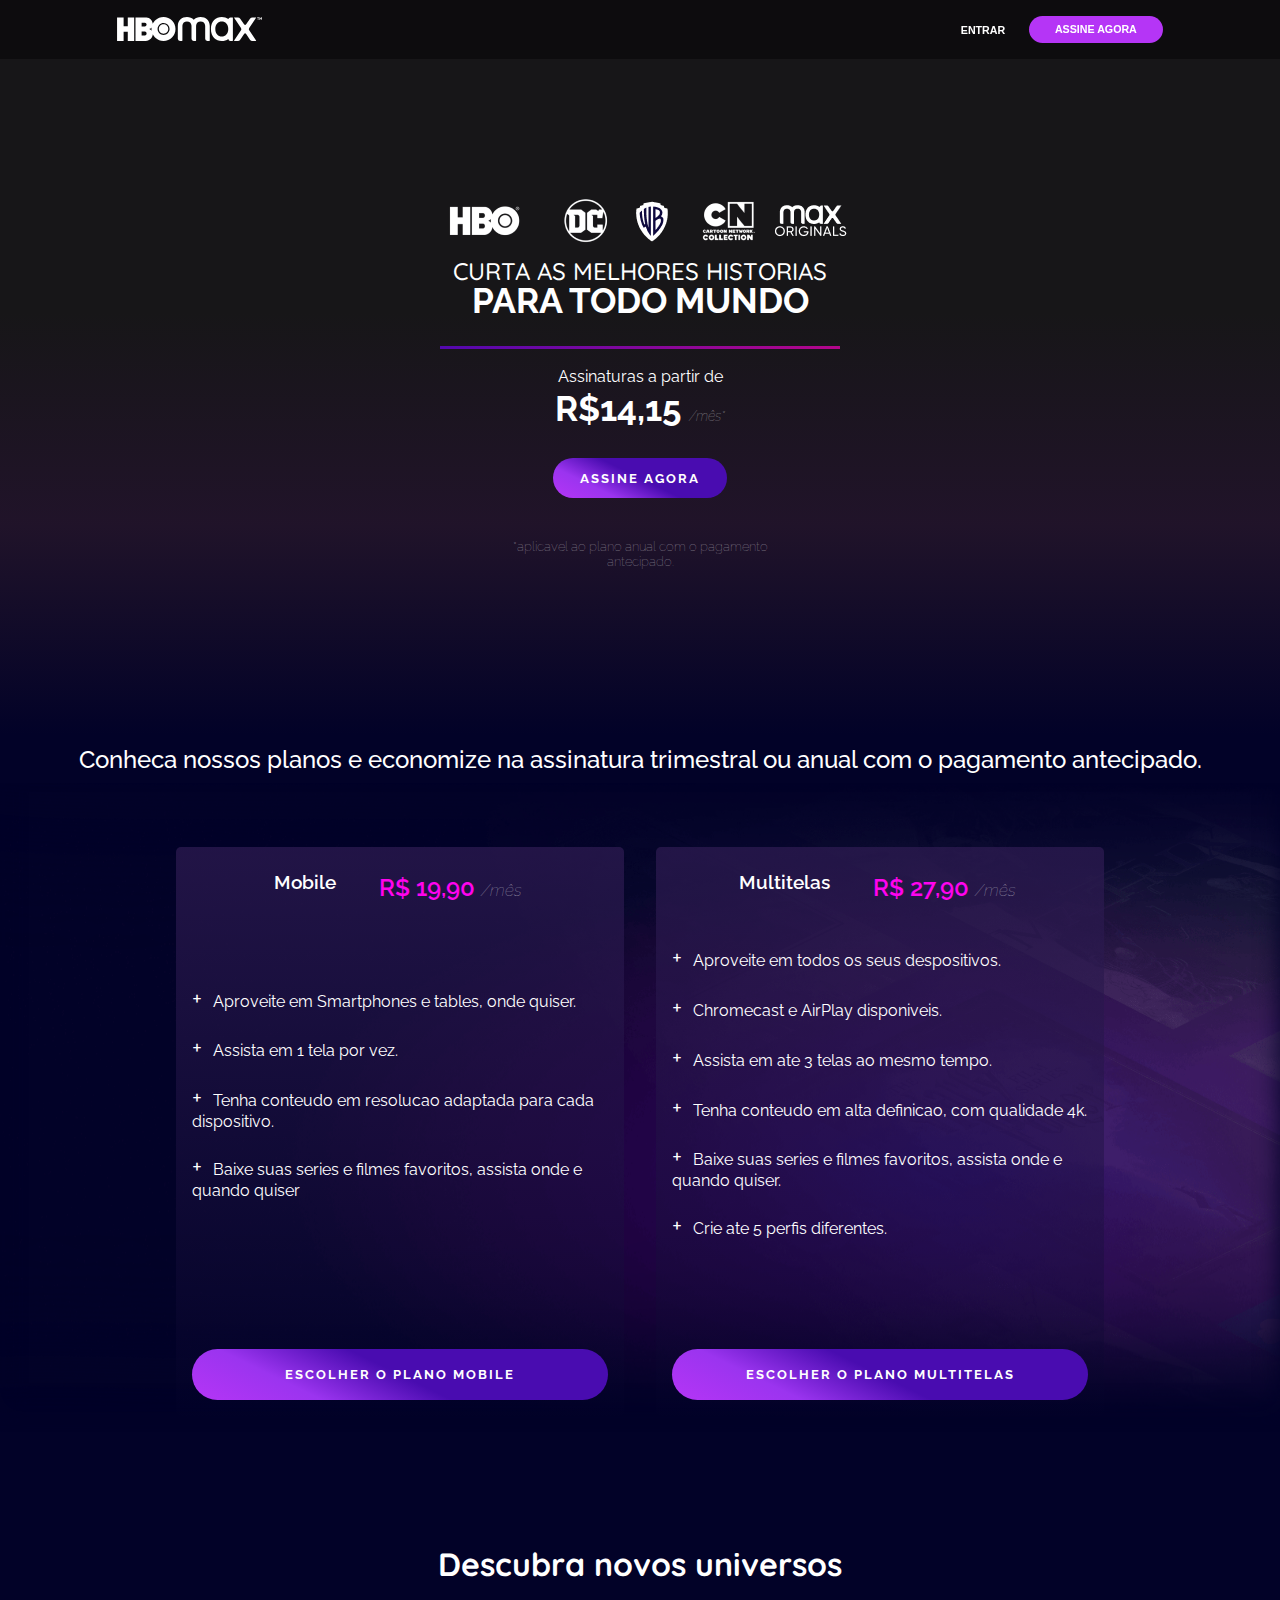
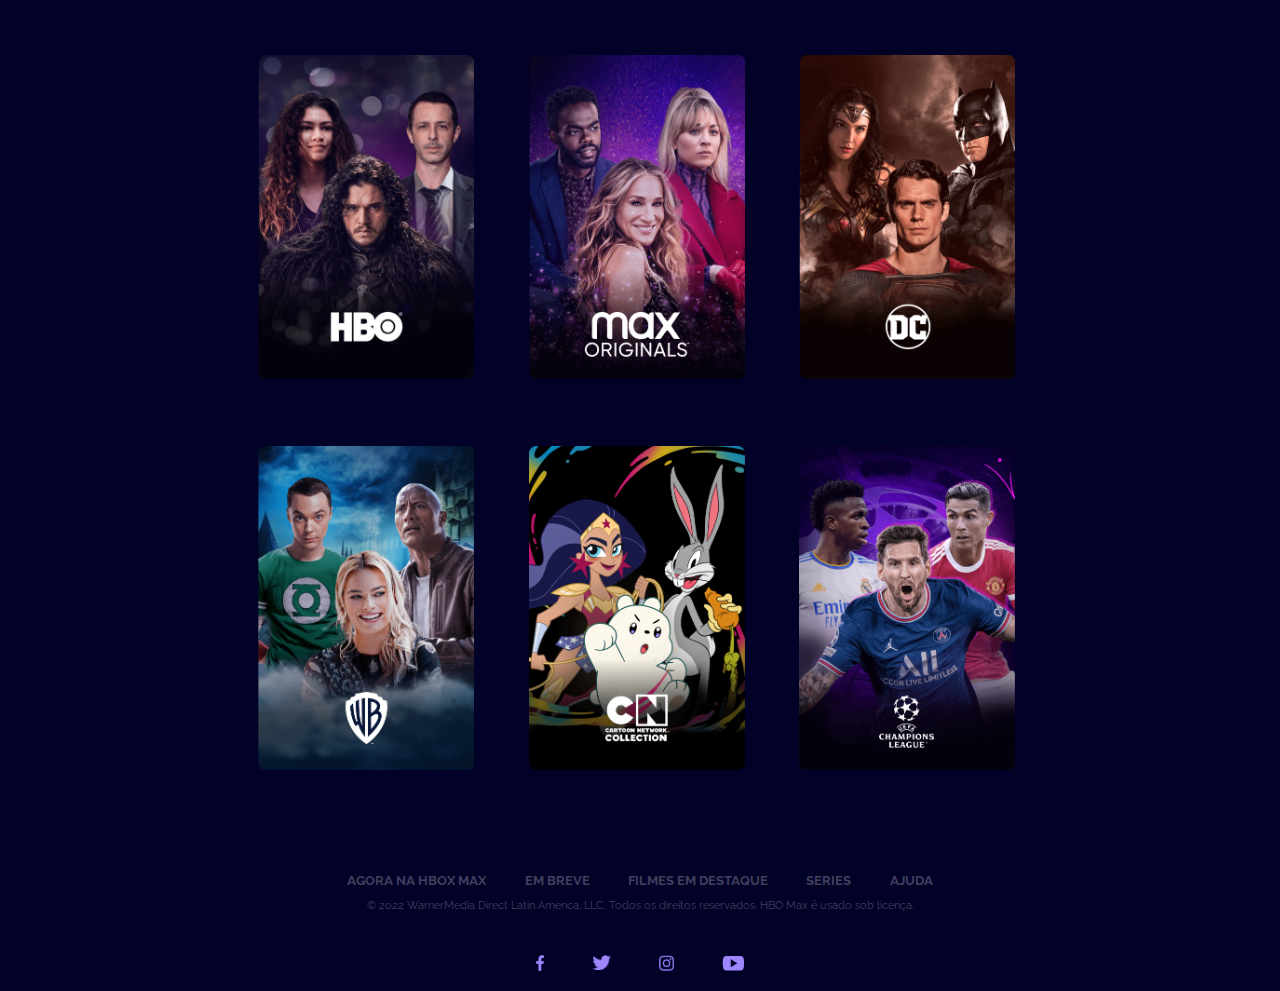
<file: index.html>
<!DOCTYPE html>
<html lang="en">

<head>
    <meta charset="UTF-8">
    <meta name="viewport" content="width=device-width, initial-scale=1.0">
    <title>MAX</title>
    <link rel="shortcut icon" href="assets/images/hbo-logo.svg" type="image/x-icon">
    <link rel="stylesheet" href="assets/styles/styles.css">
    <link rel="stylesheet" href="assets/styles/media-queries.css">
</head>

<body>
    <header>
        
        <img src="assets/images/hbo-logo.svg" alt="">
        
        <nav>
            <button id="btn-entrar"><a href="login.html">ENTRAR</a></button>
            <button id="btn-assine-agora"><a href="#">ASSINE AGORA</a></button>
        </nav>
    </header>
    <main>
        <section id="section-one">
            <nav>
                <ul>
                    <li><img src="assets/images/hbo.png" alt="hbo logo"></li>
                    <li><img src="assets/images/dc-logo.png" alt="dc logo"></li>
                    <li><img src="assets/images/wb.png" alt="warner bros logo" id="wb_logo"></li>
                    <li><img src="assets/images/cartoon-network_neutral.png" alt="carton network logo"></li>
                    <li><img src="assets/images/max_originals.png" alt="max originals logo"></li>
                </ul>
            </nav>

            <h3>CURTA AS MELHORES HISTORIAS</h3>
            <h2>PARA TODO MUNDO</h2>

            <div id="divisoria"></div>

            <p>Assinaturas a partir de</p>
            <h2>R$14,15 <span>/mês*</span></h2>

            <button>ASSINE AGORA</button>

            <p id="text-aplicavel">
                *aplicavel ao plano anual com o pagamento
                antecipado.
            </p>
        </section>


    </main>


    <section id="card-section">

        <p>Conheca nossos planos e economize na assinatura trimestral ou anual
            com o pagamento antecipado.
        </p>

        <div id="cards">
            <div id="card-one" class="card-1">
                <div id="card-one-price">
                    <p>Mobile</p>
                    <p id="price">R$ 19,90 <span>/mês</span></p>
                </div>
                <ul>
                    <li><span id="plus">+</span> Aproveite em Smartphones e tables, onde
                        quiser.
                    </li>
                    <li>
                        <span id="plus">+</span> Assista em 1 tela por vez.
                    </li>
                    <li>
                        <span id="plus">+</span> Tenha conteudo em resolucao adaptada
                        para cada dispositivo.
                    </li>
                    <li>
                        <span id="plus">+</span> Baixe suas series e filmes favoritos, assista
                        onde e quando quiser
                    </li>
                </ul>
                <button id="btn-1">ESCOLHER O PLANO MOBILE</button>
           </div>
            <div id="card-one" class="card-2">
                <div id="card-one-price">
                    <p>Multitelas</p>
                    <p id="price">R$ 27,90 <span>/mês</span></p>
                </div>
                <ul>
                    <li>
                        <span id="plus">+</span> Aproveite em todos os seus despositivos.
                    </li>
                    <li>
                        <span id="plus">+</span> Chromecast e AirPlay disponiveis.
                    </li>
                    <li>
                        <span id="plus">+</span> Assista em ate 3 telas ao mesmo tempo.
                    </li>
                    <li>
                        <span id="plus">+</span> Tenha conteudo em alta definicao, com
                        qualidade 4k.
                    </li>
                    <li>
                        <span id="plus">+</span> Baixe suas series e filmes favoritos, assista
                        onde e quando quiser.
                    </li>
                    <li>
                        <span id="plus">+</span> Crie ate 5 perfis diferentes.
                    </li>
                </ul>
                <button>ESCOLHER O PLANO MULTITELAS</button>
            </div>
        </div>

    </section>

    <section id="new-universes">
        <h2>Descubra novos universos</h2>

        <div id="new-universes-cards">
        
                <div id="card1"><img src="assets/images/hbo-default_0.webp" alt="" id="john-snow-img"></div>
        
                <div id="card2"><img src="assets/images/MAX-Default.webp" alt="" id="max-originals-img"></div>
            
                <div id="card3"><img src="assets/images/DC_Default.webp" alt="" id="dc-img"></div>
            
                <div id="card4"><img src="assets/images/WB-Default.webp" alt="" id="wb-img"></div>
        
                <div id="card5"><img src="assets/images/CN-Default.webp" alt="" id="cn-img"></div>
            
                <div id="card6"><img src="assets/images/UCL-Default.webp" alt="" id="champions-img"></div>
            
        </div>
    </section>

    <footer>
        <nav id="nav1">
            <ul>
                <li>AGORA NA HBOX MAX</li>
                <li>EM BREVE</li>
                <li>FILMES EM DESTAQUE</li>
                <li>SERIES</li>
                <li>AJUDA</li>
            </ul>
        </nav>

        <p>© 2022 WarnerMedia Direct Latin America, LLC. Todos os direitos
            reservados. HBO Max é usado sob licença.</p>

        <nav id="nav2">
            <ul>
                <li><img src="assets/images/fb_0.png" alt=""></li>
                <li><img src="assets/images/twitter_0.png" alt=""></li>
                <li><img src="assets/images/instagram_0.png" alt=""></li>
                <li><img src="assets/images/youtube_0.png" alt=""></li>
            </ul>
        </nav>
    </footer>
</body>

</html>
</file>
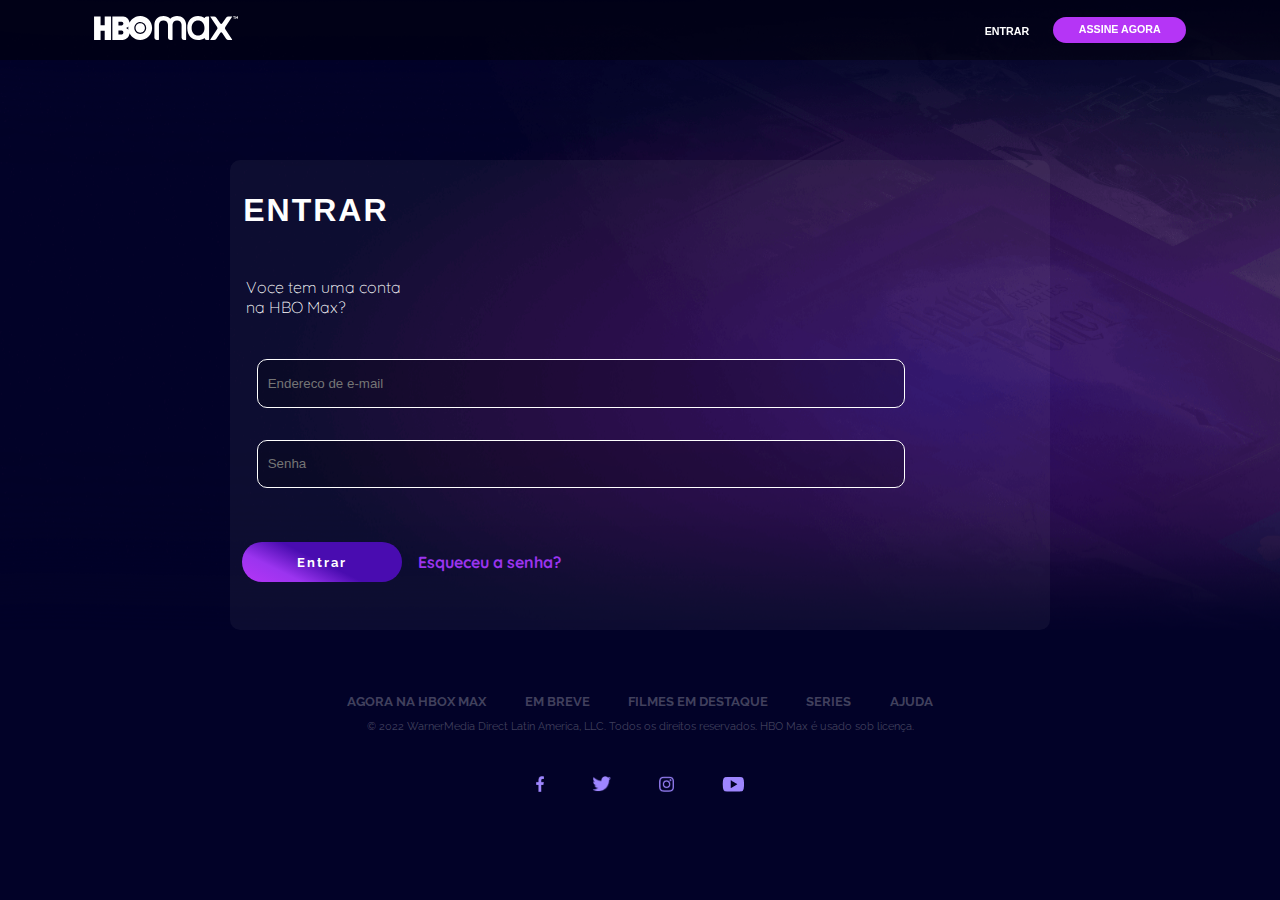
<file: login.html>
<!DOCTYPE html>
<html lang="en">
<head>
    <meta charset="UTF-8">
    <meta name="viewport" content="width=device-width, initial-scale=1.0">
    <link rel="stylesheet" href="assets/styles/styles.css">
    <link rel="stylesheet" href="assets/styles/media-queries.css">
    <link rel="stylesheet" href="assets/styles/login.css">
    <title>MAX</title>
</head>
<body>
    <header>
        
        <a href="index.html"><img src="assets/images/hbo-logo.svg" alt=""></a>
        
        <nav>
            <button id="btn-entrar"><a href="login.html">ENTRAR</a></button>
            <button id="btn-assine-agora"><a href="#">ASSINE AGORA</a></button>
        </nav>
    </header>

    <main>

        <div>
            <div>
                <h3>ENTRAR</h3>
                <p>Voce tem uma conta na HBO Max?</p>
                <form action="">
                    <input type="email" placeholder="Endereco de e-mail">
                    <input type="password" placeholder="Senha">
                    <div>
                        <button>Entrar</button>
                        <p><a href="#">Esqueceu a senha?</a></p>
                    </div>
            </div>
            </form>
        </div>

    </main>

    <footer>
        <nav id="nav1">
            <ul>
                <li>AGORA NA HBOX MAX</li>
                <li>EM BREVE</li>
                <li>FILMES EM DESTAQUE</li>
                <li>SERIES</li>
                <li>AJUDA</li>
            </ul>
        </nav>

        <p>© 2022 WarnerMedia Direct Latin America, LLC. Todos os direitos
            reservados. HBO Max é usado sob licença.</p>

        <nav id="nav2">
            <ul>
                <li><img src="assets/images/fb_0.png" alt=""></li>
                <li><img src="assets/images/twitter_0.png" alt=""></li>
                <li><img src="assets/images/instagram_0.png" alt=""></li>
                <li><img src="assets/images/youtube_0.png" alt=""></li>
            </ul>
        </nav>
    </footer>
</body>
</html>
</file>
<file: assets/styles/styles.css>
@import url("https://fonts.googleapis.com/css2?family=Raleway:wght@300;400;500;600;700&display=swap");
@import url("https://fonts.googleapis.com/css2?family=Quicksand:wght@300;400;700&display=swap");

 
:root {
    --primary-color: #020228;
    --secondary-color: #ff00e5;
    --tertiary-color: #b535f6;
    --btn-bg-color-gradient: linear-gradient(
      45deg,
      #9b34ef 0%,
      #490cb0 20%,
      transparent 50%
    );
    --btn-link-bg-color: #fff;
    --btn-link-color: #000;
    --card-bg-color: linear-gradient(0deg, transparent, #3b1e63);
    --divider-bg-color: linear-gradient(
      90deg,
      #5516ba,
      rgba(255, 0, 229, 0.5) 80%
    );
    --nav-bg-color: rgba(0, 0, 0, 0.3);
    --text-color: #fff;
    --link-color: #9e86ff;
    --form-bg-color: rgba(211, 211, 211, 0.06);
    --form-field-bg-color: rgba(0, 0, 0, 0.2);
    --form-field-border: 1px solid rgba(255, 255, 255, 0.7);
    --form-field-placeholder: rgba(255, 255, 255, 0.7);
    --form-field-error: rgb(255, 76, 76);

    scroll-behavior: smooth;
  }

  ::-webkit-scrollbar {
    width: 8px;
  }

  ::-webkit-scrollbar-thumb {
    background: var(--tertiary-color);
    border-radius: 10px;
  }

  ::-webkit-scrollbar-thumb:hover {
    background: var(--secondary-color);
  }

*{
    margin: 0;
    padding: 0;
    border: 0;
}

body{
    background-color: #020228;

}

header{
    font-family: Arial, Helvetica, sans-serif;
    display: flex;
    flex-direction: column;
    background-color: #00000069;
    align-items: center;
    padding: 1em;
    gap: 1em;
    position: fixed;
    width: 95vw;
    z-index: 10;
}

header nav{
    display: flex;
    flex-direction: row wrap;
    gap: 1.5em;
}

header img{
    height: 0.8em;
}

header nav #btn-entrar{
    background-color: transparent;
}

main{
    display: flex;
    flex-direction: column;
    background-color: #171618;

}
#section-one{
    text-align: center;
    margin-top: 6em;
    display: flex;
    flex-direction: column;
    background: linear-gradient(#171618  40%, #53048728, #020228);
    padding: 1.5em;
    color: white;
    gap: 0.1em;
}


#section-one nav ul{
    display: flex;
    flex-direction: row;
    align-items: center;
    flex-wrap: wrap;
    justify-content: center;
    list-style-type: none;
}

#card-one{
    border-radius: 5px;
    background: linear-gradient(to bottom, #2e1b52b8 ,#0202284e);
    margin: 1em 1em;
    font-family: "Raleway", sans-serif;
    display: flex;
    flex-direction: column;
    color: white;
    padding: 1em;
}

#card-one ul{
    margin: 2em 0em;
    list-style-type: none;
    display: flex;
    flex-direction: column;
    gap: 1.3em;
    font-weight: 400;
}

#card-one-price{
    display: flex;
    flex-direction: column;
    justify-content: center;
    margin: 0em auto;
    text-align: center;
}

#new-universes{
    margin-top: 4em;
    display: flex;
    flex-direction: column;
    text-align: center;
    font-family: "Quicksand", sans-serif;
    color: white;
    margin: 1em auto;
    flex-wrap: nowrap;
}
 
#new-universes-cards{
    display: flex;
    flex-direction: row;
    flex-wrap: nowrap;
    align-items: center;
    align-content: center;
    gap: 1.3em;
    overflow: scroll;
    overflow-y: hidden;
    animation: 35s slide infinite linear;
    margin-left: 1.5em;
    margin-right: 1.5em;

}

footer{
    margin-top: 4em;
    color: white;
    font-family: "Raleway", sans-serif;
    display: flex;
    flex-direction: column;
    gap: 2em;
}

footer #nav1 ul{
    display: flex;
    flex-direction: column;
    align-items: center;
    list-style-type: none;
    font-size: 0.8em;
    color: rgba(255, 255, 255, 0.256);
    font-weight: 700;
    gap: 0.5em;
}

footer #nav2 ul{
    display: flex;
    flex-direction: row;

    list-style-type: none;
    gap: 3em;
    align-items: center;
    justify-content: center;
    margin-bottom: 1em;

}


footer p{
    font-size: 0.8em;
    color: rgba(255, 255, 255, 0.256);
    text-align: center;
    margin: 1em 1em;
}


#new-universes-cards img{
    height: 25em;
    
}

#btn-assine-agora{
    display: flex;
    justify-content: center;
    background-color: #b535f6;
    padding: 0.5em;
    border-radius: 25px;
    cursor: pointer;
    width: 10em;
    height: 2em;
    transition:0.5s;
}

#btn-entrar a, #btn-assine-agora a{
    font-weight: 600;
    color: white;
    text-decoration: none;
    font-size: 0.8em;
}


#section-one h3{
    margin: 0.5em auto;
    font-family: "Quicksand", sans-serif;
    font-weight: 500;
    font-size: 1.4em;
    width: 6em;  
}

#section-one h2{
    font-family: "Raleway", sans-serif;
    font-size: 2.3em;
    position: relative;
    top: -0.2em;
    
}

#section-one #divisoria{
    background: linear-gradient(to right, rgb(83, 8, 175), rgb(180, 6, 139));
    width: 10em;
    text-align: center;
    margin: 1em auto;
    height: 0.2em;
}

#section-one p{
    font-family: "Raleway", sans-serif;
    margin-bottom: 0.5em;
}

#section-one h2 span{
    font-style: italic;
    font-size: 0.4em;
    font-family: "Raleway", sans-serif;
    font-weight: 100;
    color: rgba(255, 255, 255, 0.525);
}

#section-one button{
    font-family: "Raleway", sans-serif;
    margin: 1.5em auto;
    width: 13em;
    height: 3em;
    border-radius: 25px;
    color: white;
    background: linear-gradient(
        26deg,
        #b535f6,
        #9b34ef,
        #490cb0 50% 
        
    );
    font-weight: 700;
    letter-spacing: 2px;

    animation: wiggle 2.5s infinite;
}

#section-one #text-aplicavel{
    font-size: 0.8em;
    font-family: "Raleway", sans-serif;
    font-weight: 100;
    color: rgba(255, 255, 255, 0.525);
}

#wb_logo{
    margin-right: 1em;
}

#btn-assine-agora:hover{
    background-color: #602a7b;
}

#card-section p{
    color: white;
    font-family: "Raleway", sans-serif;
    font-size: 1.5em;
    margin: 0.4em 1em;
    font-weight: 500;
    text-align: center;
}

#card-one-price p{
    font-weight: 600;
    font-size: 1.2em;
}

#card-one-price #price{
    color: rgb(255, 3, 238);
    font-size: 1.5em;
}

#card-one-price p span{
    font-style: italic;
    font-size: 0.7em;
    font-family: "Raleway", sans-serif;
    font-weight: 100;
    color: rgba(255, 255, 255, 0.525);
}

#plus{
    font-size: 1.5em;
    margin-right: 0.3em;
}

#card-one button{
    margin-top: 6em;
    height: 4em;
    border-radius: 30px;
    font-family: "Raleway", sans-serif;
    color: white;
    font-size: 1em;
    letter-spacing: 2px;
    font-weight: 700;
    background: linear-gradient(
        26deg,
        #b535f6,
        #9b34ef,
        #490cb0 50% 
        
    );

    cursor: pointer;

}


#new-universes h2{
    width: 10em;
    margin: 3em auto 1em auto;
}

#new-universes-cards::-webkit-scrollbar {
    width: 8px; 
    height: 12px; 
}

#new-universes-cards::-webkit-scrollbar-thumb {
    background-color: #b535f6; 
    border-radius: 10px; 
}

@keyframes wiggle{
    0%{
        transform: rotate(0);
    }

    10%{
        transform: rotate(10deg);
    }

    15%{
        transform: rotate(-10deg);
    }

    20%{
        transform: rotate(10deg);
    
    }

    25%{
        transform: rotate(-10deg);
    }

    30%{
        transform: rotate(10deg);
    }

    35%{
        transform: rotate(-10deg);
    }

    40%, 100%{
        transform: rotate(0);
    }
}
</file>
<file: assets/styles/media-queries.css>
@media (min-width: 470px) {
    
    header{
        display: flex;
        flex-direction: row;
        justify-content: space-around;
        width: 100vw;
    }

    main #section-one h3{
        width: 15em;
        font-size: 1.5em;
        margin-top: 1em;
    }

    main #section-one h2{
        font-size: 2em;
    }

    #section-one #divisoria{
        width: 400px;
        margin: 1em auto;
        
    }

    #new-universes-cards{
        display: grid;
        grid-template-columns: 1fr 1fr;
        grid-template-rows: 1fr 1fr;
        overflow: hidden;
        justify-items: center;
    }

    #new-universes-cards img{
        height: 20em;
        margin: 0em 0.3em;
    }


    #new-universes h2{
        width: 14em;
        font-size: 2em;
    }
}

@media (min-width: 865px) {

    header{
        display: flex;
        flex-direction: row;

    }

    header nav{
        margin-right: -13em;
    }

    

    main #section-one{   
        padding: 10em;
        margin-top: 2em; 
    }

    main #section-one h3{
        width: 16em;
        margin: 0em auto;
    }

    main #section-one h2{
        font-size: 2.2em;
    }

    #text-aplicavel{
        width: 20em;
        margin: 1.5em auto;
    }

    #new-universes-cards{
        display: grid;
        grid-template-columns: repeat(3, 250px);
        grid-template-rows: repeat(2, 370px);
        margin: 1em auto;
        
    }
    

    #cards{
        display: flex;
        flex-direction: row;
        background-image: url("/assets/images/background-movies-series.png");
        justify-content: center;
        box-shadow: inset 0px -20px 24px 0px #020228;
        padding: 2em auto;
        perspective: 900px;
        perspective-origin: top;
    }

    #card-one{
        margin-top: 4em;
        display: flex;
        flex-direction: column;
        justify-content: space-between;
        width: 26em;
        transition: transform 0.5s ease-in-out;
    }

    footer #nav1 ul{
        display: flex;
        flex-direction: row;
        align-items: center;
        justify-content: center;
        gap: 3em;

    }

    footer p{
        font-size: 0.7em;
        margin-top: -2em;
    }

    footer #nav2 ul li img{
        height: 1em;
        
    }

    #card-one-price{
        display: flex;
        flex-direction: row;
    }    

    #card-one button{
        font-size: 0.8em;
    }

    #new-universes-cards img{
        cursor: pointer;
    }

    header img{
        margin-left: -15em;
        height: 1.5em;
    }

    #john-snow-img, #max-originals-img, #dc-img, #wb-img, #cn-img, #champions-img{
        visibility: hidden;
        transition: 1s ease-in-out;
    }

    #card1{
        background-size: contain;
        background-repeat: no-repeat;
        background-image: url("/assets/images/hbo-default_0.webp");
        transition: 0.5s ease-in-out;
        cursor: pointer;
    }

    #card2{
        background-size: contain;
        background-repeat: no-repeat;
        background-image: url("/assets/images/MAX-Default.webp");
        transition: 0.5s ease-in-out;
        cursor: pointer;
    }

    #card3{
        background-size: contain;
        background-repeat: no-repeat;
        background-image: url("/assets/images/DC_Default.webp");
        transition: 0.5s ease-in-out;
        cursor: pointer;
    }

    #card4{
        background-size: contain;
        background-repeat: no-repeat;
        background-image: url("/assets/images/WB-Default.webp");
        transition: 0.5s ease-in-out;
        cursor: pointer;
    }

    #card4:hover{
        background-image: url("/assets/images/WB-Hover.webp");
        transition: 0.5s ease-in-out;
        transform: scale(1.1);
    }
    
    #card5{
        background-size: contain;
        background-repeat: no-repeat;
        background-image: url("/assets/images/CN-Default.webp");
        transition: 0.5s ease-in-out;
        cursor: pointer;
    }

    #card5:hover{
        background-image: url("/assets/images/CN-Hover.png");
        transition: 0.5s ease-in-out;
        transform: scale(1.1);
    }

    #card6{
        background-size: contain;
        background-repeat: no-repeat;
        background-image: url("/assets/images/UCL-Default.webp");
        transition: 0.5s ease-in-out;
        cursor: pointer;
    }

    #card6:hover{
        background-image: url("/assets/images/UCL-Hover.webp");
        transition: 0.5s ease-in-out;
        transform: scale(1.1);
    }

    #card3:hover{
        background-image: url("/assets/images/DC-Hover.webp");
        transition: 0.5s ease-in-out;
        transform: scale(1.1);
    }
    
    #card2:hover{
        background-image: url("/assets/images/MAX-Hover.webp");
        transition: 0.5s ease-in-out;
        transform: scale(1.1);
    }

    #card1:hover{
        background-image: url("/assets/images/hbo-hover_0.webp");
        transition: 0.5s ease-in-out;
        transform: scale(1.1);
    }


    .card-1, .card-2{
        transition: 1.5s;
        cursor: pointer;
    }

    
    
}
</file>
<file: assets/styles/login.css>
@import url("https://fonts.googleapis.com/css2?family=Raleway:wght@300;400;500;600;700&display=swap");
@import url("https://fonts.googleapis.com/css2?family=Quicksand:wght@300;400;700&display=swap");


body{
    display: flex;
    flex-direction: column;
}

main{
    background: url("/assets/images/background-movies-series.png");
    display: flex;
    flex-direction: column;
    justify-content: center;
    align-items: center;
    flex-wrap: wrap;
    flex: auto;
}

main div div{
    display: flex;
    flex-wrap: wrap;
    flex-direction: column;
    justify-content: center;
    align-items: center;
    margin-top: 10em;
    margin-right: auto;
    margin-left: auto;
    border-radius: 10px;
    background-color: rgba(211, 211, 211, 0.06);

}

main div form{
    display: flex;
    flex-direction: column;
    justify-content: center;
    align-items: center;
    gap: 2em;
    margin: 1em auto;
    padding: 10px 30px;
    
}

main div h3{
    color: white;
    font-family: "Ralleway", sans-serif;
    font-size: 2em;
    font-weight: 600;
    letter-spacing: 2px;
    margin-top: 2em;
}

main div p{
    color: white;
    font-family: "Quicksand", sans-serif;
    font-size: 1em;
    text-align: left;
    margin-top: 3em;
    margin-left: -5em;
    width: 10em;
    font-weight: 100;
}

main div form input{
    color: white;
    border-radius: 10px;
    border: 1px solid white;
    padding: 10px;
    height: 2em;
    width: 16em;
    margin: 0em auto;
    background-color: rgba(0, 0, 0, 0.2);;
}

main div form input:focus{
    outline: none;
}

main form div{
    background-color: transparent;
    display: flex;
    flex-direction: column;
    margin-top: 1em;
    text-align: left;
    margin-left: -1em;
    justify-content: center;
    align-items: center;
}

main div form div button{
    font-family: "Raleway", sans-serif;
    width: 12em;
    height: 3em;
    border-radius: 25px;
    color: white;
    background: linear-gradient(
        26deg,
        #b535f6,
        #9b34ef,
        #490cb0 50% 
        
    );
    font-weight: 700;
    letter-spacing: 2px;

    margin-left: 1em;
}

main div form div p{
    margin-left: 1em;
    margin-top: 1em;
}

main div form div p a{
    text-decoration: none;
    font-family: "Quicksand", sans-serif;
    color: #9b34ef;
    font-weight: 700;
}

main div form input:invalid{
    border-color: rgba(255, 0, 0, 0.408);
    transition: 0.5;
}


@media (min-width: 558px) {
   main div, main div div{
        display: flex;
        flex-direction: column;
        width: 80%;
   } 

   main div div{
     align-items: flex-start;
     margin-left: auto;
     margin-right: auto;
   }

   main div div p{
    margin: 1em 1em;
   }

   main div div h3{
    margin: 1em 0.4em;
   }

   main div div form {
    display: flex;
    align-items: flex-start;
    justify-content: flex-start;
    margin: 1em -3em;
    width: 90%;
   }

   main div div form input{
    width: 85%;
   }

   main div div form div{
    display: flex;
    flex-direction: row;
    justify-content: flex-start;
    align-items: center;
    margin: 1em ;
   }

   

   


}
</file>
